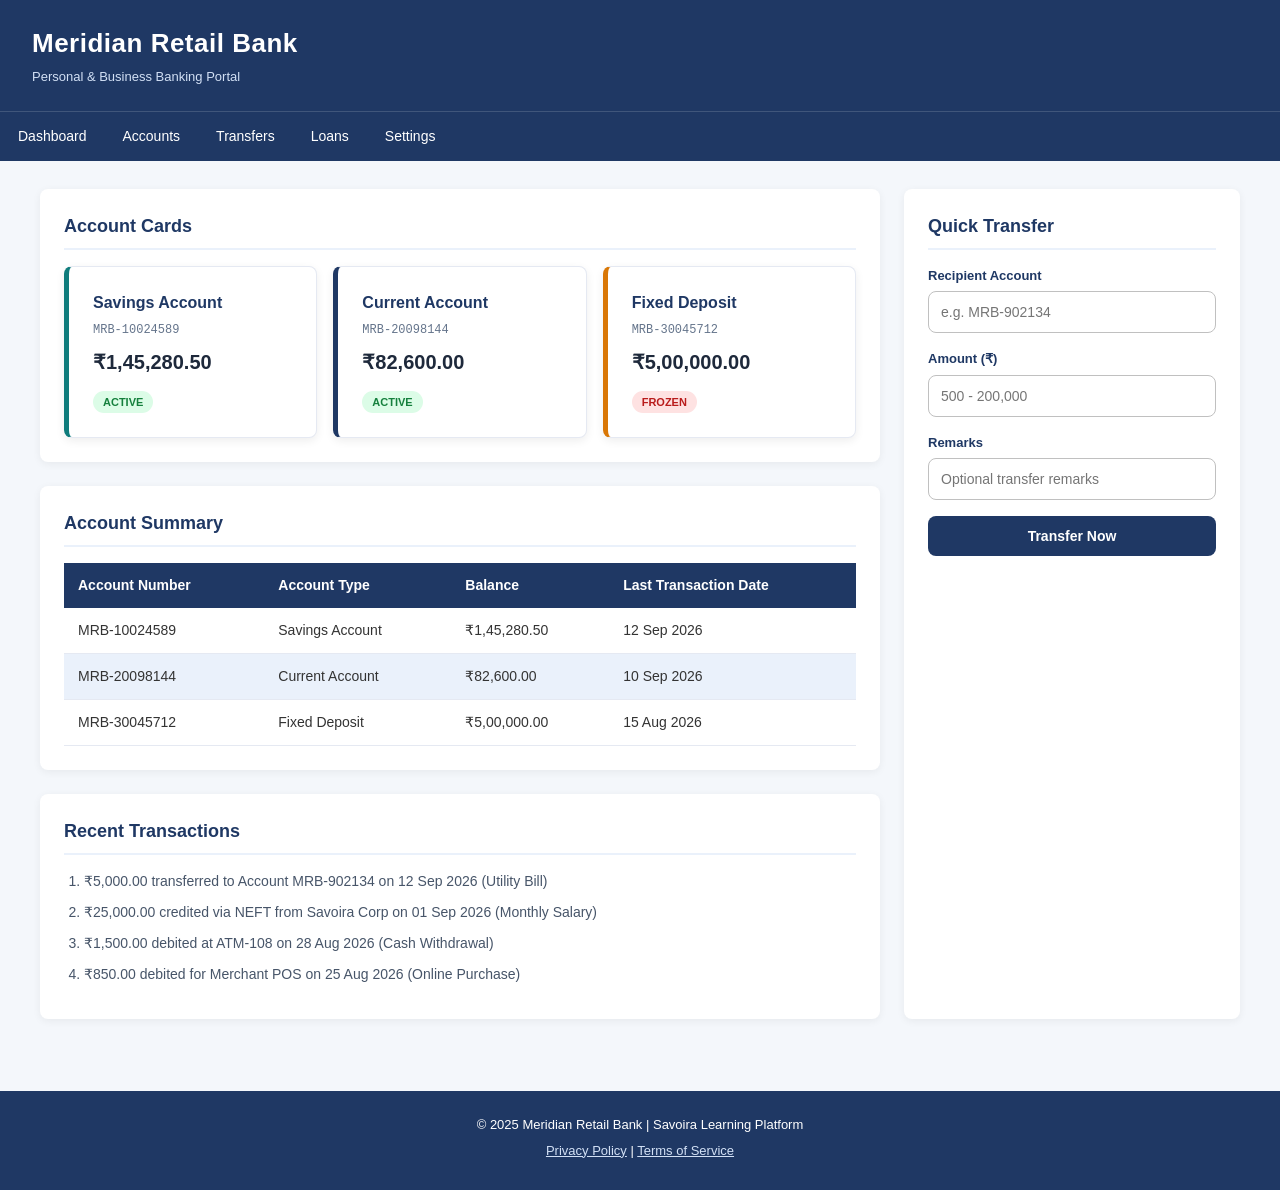
<file: src/main/webapp/index.html>
<!DOCTYPE html>
<html lang="en">
<head>
    <meta charset="UTF-8">
    <meta name="viewport" content="width=device-width, initial-scale=1.0">
    <title>Meridian Retail Bank - Account Dashboard</title>
    <link rel="stylesheet" href="style.css">
</head>
<body>

    <header>
        <h1>Meridian Retail Bank</h1>
        <p class="portal-tagline">Personal & Business Banking Portal</p>
    </header>

    <nav>
        <ul>
            <li><a href="#dashboard">Dashboard</a></li>
            <li><a href="#accounts">Accounts</a></li>
            <li><a href="#transfers">Transfers</a></li>
            <li><a href="loan-apply.html">Loans</a></li>
            <li><a href="#settings">Settings</a></li>
        </ul>
    </nav>

    <div class="layout-container">
        <main>
            <!-- Account Cards Section using CSS Grid -->
            <section class="cards-section">
                <h2>Account Cards</h2>
                <div class="card-grid">
                    <article class="account-card card-savings">
                        <h3>Savings Account</h3>
                        <p class="account-number">MRB-10024589</p>
                        <p class="card-balance">₹1,45,280.50</p>
                        <span class="badge badge-active">Active</span>
                    </article>

                    <article class="account-card card-current">
                        <h3>Current Account</h3>
                        <p class="account-number">MRB-20098144</p>
                        <p class="card-balance">₹82,600.00</p>
                        <span class="badge badge-active">Active</span>
                    </article>

                    <article class="account-card card-fd">
                        <h3>Fixed Deposit</h3>
                        <p class="account-number">MRB-30045712</p>
                        <p class="card-balance">₹5,00,000.00</p>
                        <span class="badge badge-frozen">Frozen</span>
                    </article>
                </div>
            </section>

            <!-- Account Summary Table Section -->
            <section class="table-section">
                <h2>Account Summary</h2>
                <table>
                    <thead>
                        <tr>
                            <th scope="col">Account Number</th>
                            <th scope="col">Account Type</th>
                            <th scope="col">Balance</th>
                            <th scope="col">Last Transaction Date</th>
                        </tr>
                    </thead>
                    <tbody>
                        <tr>
                            <td>MRB-10024589</td>
                            <td>Savings Account</td>
                            <td>₹1,45,280.50</td>
                            <td>12 Sep 2026</td>
                        </tr>
                        <tr>
                            <td>MRB-20098144</td>
                            <td>Current Account</td>
                            <td>₹82,600.00</td>
                            <td>10 Sep 2026</td>
                        </tr>
                        <tr>
                            <td>MRB-30045712</td>
                            <td>Fixed Deposit</td>
                            <td>₹5,00,000.00</td>
                            <td>15 Aug 2026</td>
                        </tr>
                    </tbody>
                </table>
            </section>

            <!-- Recent Transactions Section -->
            <section class="transactions-section">
                <h2>Recent Transactions</h2>
                <ol>
                    <li>₹5,000.00 transferred to Account MRB-902134 on 12 Sep 2026 (Utility Bill)</li>
                    <li>₹25,000.00 credited via NEFT from Savoira Corp on 01 Sep 2026 (Monthly Salary)</li>
                    <li>₹1,500.00 debited at ATM-108 on 28 Aug 2026 (Cash Withdrawal)</li>
                    <li>₹850.00 debited for Merchant POS on 25 Aug 2026 (Online Purchase)</li>
                </ol>
            </section>
        </main>

        <aside>
            <h2>Quick Transfer</h2>
            <form action="#" method="post">
                <p>
                    <label for="recipient-account">Recipient Account</label>
                    <input type="text" id="recipient-account" name="recipient-account" required minlength="6" placeholder="e.g. MRB-902134">
                </p>
                <p>
                    <label for="amount">Amount (₹)</label>
                    <input type="number" id="amount" name="amount" min="500" max="200000" step="1" required placeholder="500 - 200,000">
                </p>
                <p>
                    <label for="remarks">Remarks</label>
                    <input type="text" id="remarks" name="remarks" maxlength="50" placeholder="Optional transfer remarks">
                </p>
                <p>
                    <button type="submit">Transfer Now</button>
                </p>
            </form>
        </aside>
    </div>

    <footer>
        <p>&copy; 2025 Meridian Retail Bank | Savoira Learning Platform</p>
        <p><a href="#privacy">Privacy Policy</a> | <a href="#terms">Terms of Service</a></p>
    </footer>

</body>
</html>
</file>
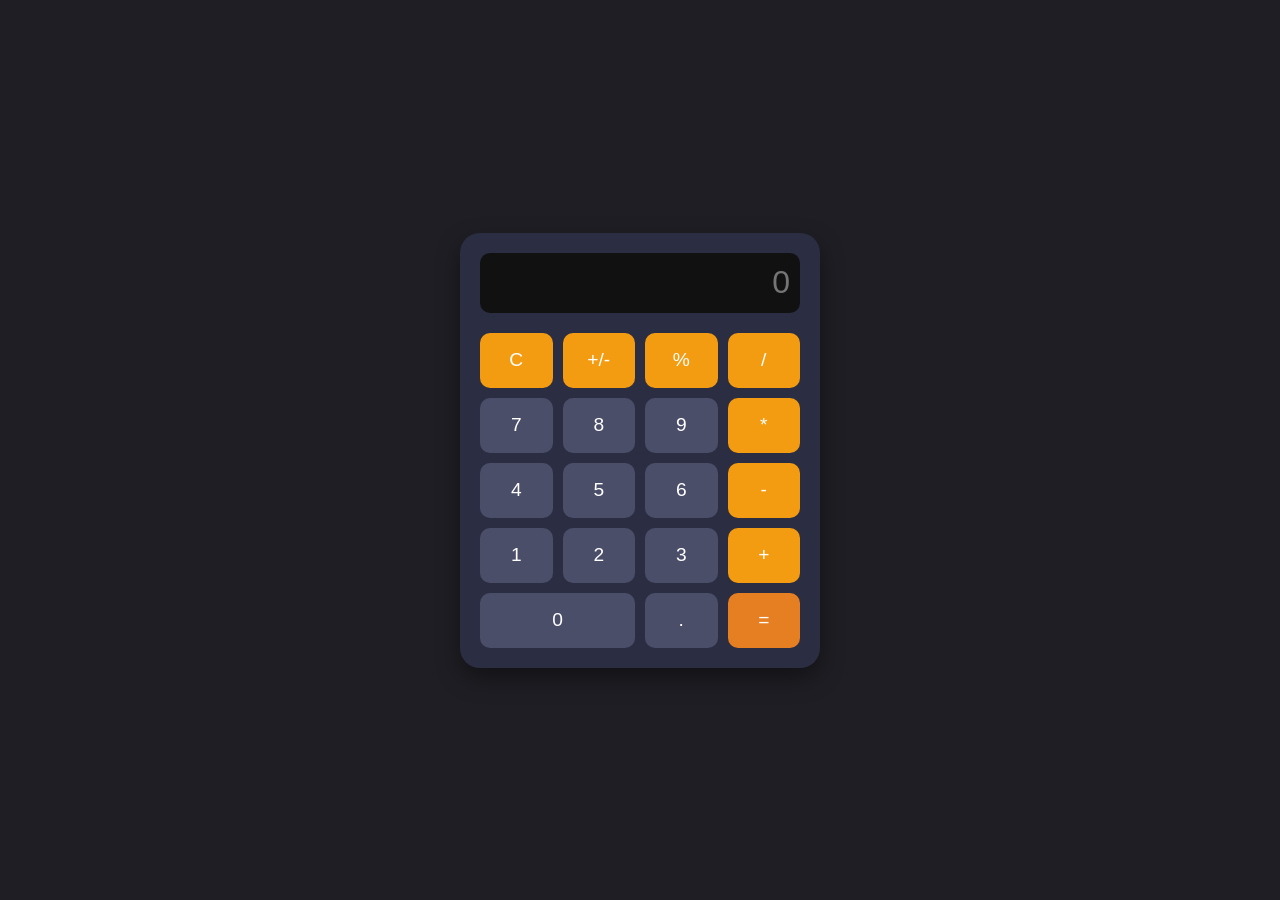
<file: SMART-CALCULATOR/src/main/webapp/index.html>
<!DOCTYPE html>
<html lang="en">
<head>
    <meta charset="UTF-8">
    <meta name="viewport" content="width=device-width, initial-scale=1.0">
    <title>SmartCalculator</title>
    <link rel="stylesheet" href="style.css">
</head>
<body>
    <main class="calculator">
        <div class="display">
            <input type="text" id="screen" readonly placeholder="0">
        </div>
        <div class="buttons">
            <!-- Row 1 -->
            <button class="btn operator">C</button>
            <button class="btn operator">+/-</button>
            <button class="btn operator">%</button>
            <button class="btn operator">/</button>
            <!-- Row 2 -->
            <button class="btn">7</button>
            <button class="btn">8</button>
            <button class="btn">9</button>
            <button class="btn operator">*</button>
            <!-- Row 3 -->
            <button class="btn">4</button>
            <button class="btn">5</button>
            <button class="btn">6</button>
            <button class="btn operator">-</button>
            <!-- Row 4 -->
            <button class="btn">1</button>
            <button class="btn">2</button>
            <button class="btn">3</button>
            <button class="btn operator">+</button>
            <!-- Row 5 -->
            <button class="btn zero">0</button>
            <button class="btn">.</button>
            <button class="btn equals">=</button>
        </div>
    </main>
</body>
</html>
</file>
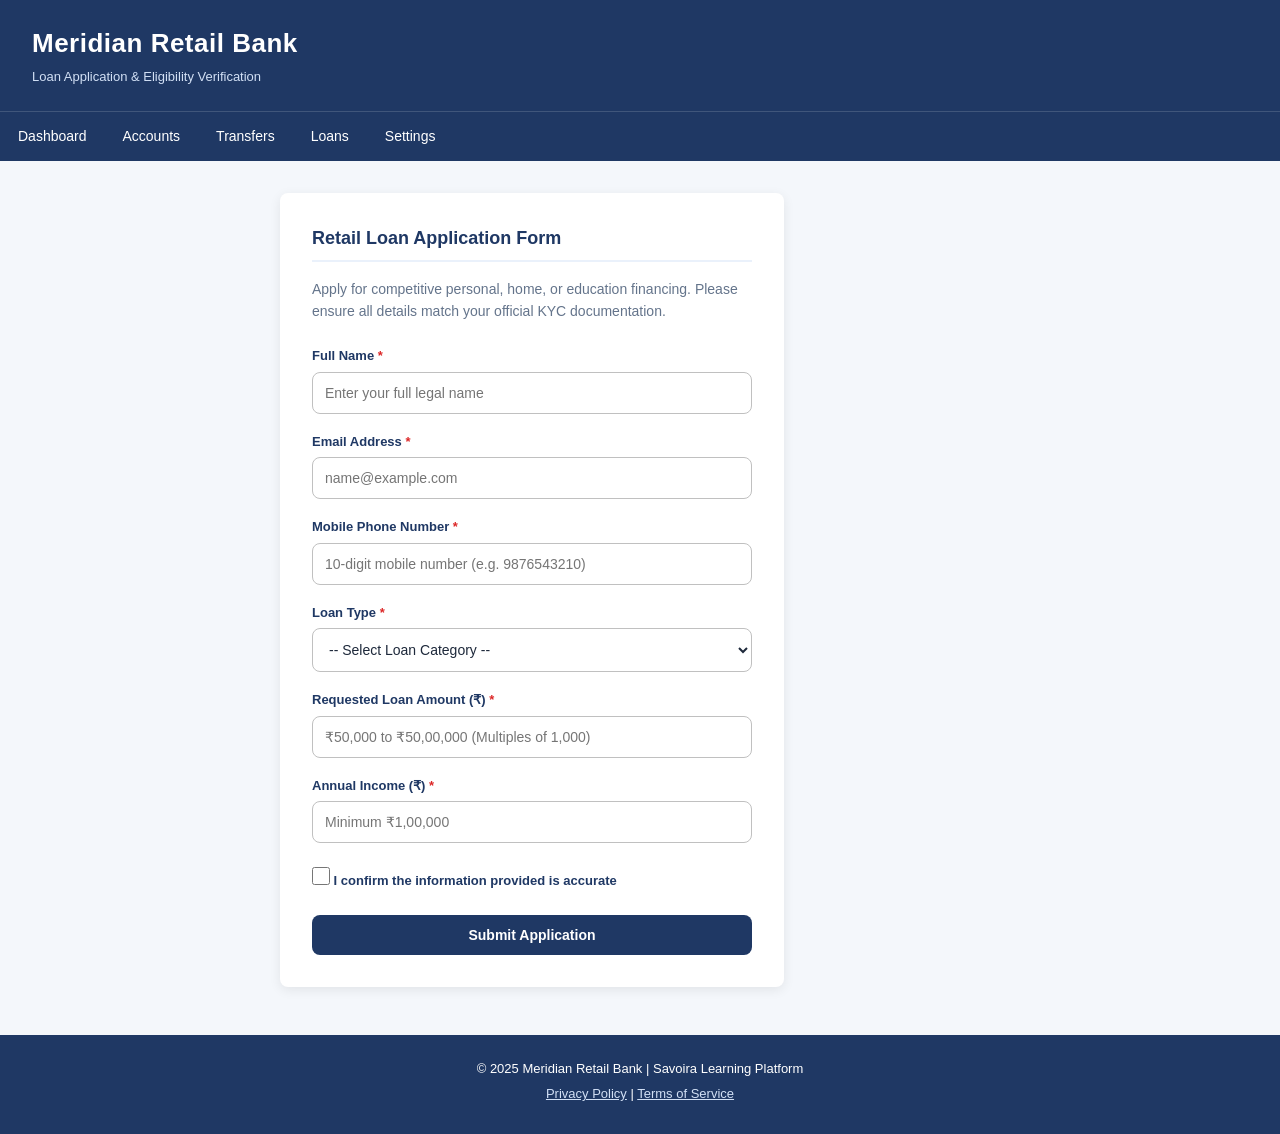
<file: src/main/webapp/loan-apply.html>
<!DOCTYPE html>
<html lang="en">
<head>
    <meta charset="UTF-8">
    <meta name="viewport" content="width=device-width, initial-scale=1.0">
    <title>Meridian Retail Bank - Loan Application</title>
    <link rel="stylesheet" href="style.css">
</head>
<body>

    <header>
        <h1>Meridian Retail Bank</h1>
        <p class="portal-tagline">Loan Application & Eligibility Verification</p>
    </header>

    <nav>
        <ul>
            <li><a href="index.html#dashboard">Dashboard</a></li>
            <li><a href="index.html#accounts">Accounts</a></li>
            <li><a href="index.html#transfers">Transfers</a></li>
            <li><a href="loan-apply.html">Loans</a></li>
            <li><a href="index.html#settings">Settings</a></li>
        </ul>
    </nav>

    <div class="form-page-container">
        <main class="loan-form-wrapper">
            <section class="form-card">
                <h2>Retail Loan Application Form</h2>
                <p class="form-description">
                    Apply for competitive personal, home, or education financing. Please ensure all details match your official KYC documentation.
                </p>

                <!-- HTML5 Native Constraint Validation Form -->
                <form action="#" method="post">
                    <p class="form-group">
                        <label for="fullName">Full Name <span class="required-indicator">*</span></label>
                        <input type="text" id="fullName" name="fullName" required minlength="3" placeholder="Enter your full legal name">
                    </p>

                    <p class="form-group">
                        <label for="email">Email Address <span class="required-indicator">*</span></label>
                        <input type="email" id="email" name="email" required placeholder="name@example.com">
                    </p>

                    <p class="form-group">
                        <label for="phone">Mobile Phone Number <span class="required-indicator">*</span></label>
                        <input type="tel" id="phone" name="phone" pattern="[0-9]{10}" title="10-digit mobile number" required placeholder="10-digit mobile number (e.g. 9876543210)">
                    </p>

                    <p class="form-group">
                        <label for="loanType">Loan Type <span class="required-indicator">*</span></label>
                        <select id="loanType" name="loanType" required>
                            <option value="" disabled selected>-- Select Loan Category --</option>
                            <option value="Home Loan">Home Loan</option>
                            <option value="Personal Loan">Personal Loan</option>
                            <option value="Education Loan">Education Loan</option>
                        </select>
                    </p>

                    <p class="form-group">
                        <label for="loanAmount">Requested Loan Amount (₹) <span class="required-indicator">*</span></label>
                        <input type="number" id="loanAmount" name="loanAmount" min="50000" max="5000000" step="1000" required placeholder="₹50,000 to ₹50,00,000 (Multiples of 1,000)">
                    </p>

                    <p class="form-group">
                        <label for="annualIncome">Annual Income (₹) <span class="required-indicator">*</span></label>
                        <input type="number" id="annualIncome" name="annualIncome" min="100000" required placeholder="Minimum ₹1,00,000">
                    </p>

                    <p class="form-group checkbox-group">
                        <label class="checkbox-label" for="declaration">
                            <input type="checkbox" id="declaration" name="declaration" required>
                            I confirm the information provided is accurate
                        </label>
                    </p>

                    <p class="form-actions">
                        <button type="submit" class="btn-primary">Submit Application</button>
                    </p>
                </form>
            </section>
        </main>
    </div>

    <footer>
        <p>&copy; 2025 Meridian Retail Bank | Savoira Learning Platform</p>
        <p><a href="#privacy">Privacy Policy</a> | <a href="#terms">Terms of Service</a></p>
    </footer>

</body>
</html>
</file>
<file: src/main/webapp/style.css>
/* 
   Meridian Retail Bank - Stylesheet
   Theme: Savoira Navy (#1F3864), Accent Teal (#0F7C7C), Neutral Zebra (#EAF1FB)
*/

/* ----------------------------- CSS Reset & Base ----------------------------- */
* {
    box-sizing: border-box;
    margin: 0;
    padding: 0;
}

body {
    font-family: 'Segoe UI', -apple-system, BlinkMacSystemFont, Roboto, sans-serif;
    background-color: #F4F7FB;
    color: #333333;
    line-height: 1.5;
}

/* ----------------------------- Header ----------------------------- */
header {
    background-color: #1F3864;
    color: #FFFFFF;
    padding: 24px 32px;
}

header h1 {
    font-size: 26px;
    font-weight: 700;
    letter-spacing: 0.5px;
}

.portal-tagline {
    font-size: 13px;
    color: #D2E0F5;
    margin-top: 4px;
}

/* ----------------------------- Task D1.1: Navigation ----------------------------- */
nav {
    background-color: #1F3864;
    border-top: 1px solid rgba(255, 255, 255, 0.15);
}

nav ul {
    display: flex;
    flex-direction: row;
    list-style: none;
    margin: 0;
    padding: 0;
}

nav li a {
    display: block;
    color: #FFFFFF;
    text-decoration: none;
    font-size: 14px;
    padding: 14px 18px;
    transition: background-color 0.2s ease-in-out;
}

nav li a:hover {
    background-color: #0F7C7C;
}

/* ----------------------------- Layout Container ----------------------------- */
.layout-container {
    display: flex;
    flex-direction: row;
    gap: 24px;
    max-width: 1240px;
    margin: 28px auto;
    padding: 0 20px;
}

main {
    flex: 0 0 70%;
    max-width: 70%;
}

aside {
    flex: 0 0 calc(30% - 24px);
    max-width: calc(30% - 24px);
}

/* ----------------------------- Content Sections ----------------------------- */
section, aside {
    background: #FFFFFF;
    padding: 24px;
    border-radius: 8px;
    box-shadow: 0 2px 8px rgba(0, 0, 0, 0.06);
    margin-bottom: 24px;
}

section h2, aside h2 {
    color: #1F3864;
    font-size: 18px;
    font-weight: 700;
    margin-bottom: 16px;
    border-bottom: 2px solid #EAF1FB;
    padding-bottom: 8px;
}

/* ----------------------------- Task D1.2: Account Cards Grid ----------------------------- */
.card-grid {
    display: grid;
    grid-template-columns: repeat(3, 1fr);
    gap: 16px;
    margin-top: 8px;
}

.account-card {
    padding: 1.5rem;
    border-radius: 8px;
    background-color: #FFFFFF;
    box-shadow: 0 3px 10px rgba(0, 0, 0, 0.07);
    border: 1px solid #E5E9F2;
    transition: transform 0.2s ease, box-shadow 0.2s ease;
}

.account-card:hover {
    transform: translateY(-2px);
    box-shadow: 0 6px 16px rgba(0, 0, 0, 0.1);
}

.card-savings {
    border-left: 5px solid #0F7C7C; /* Teal Accent */
}

.card-current {
    border-left: 5px solid #1F3864; /* Navy Accent */
}

.card-fd {
    border-left: 5px solid #D97706; /* Amber Accent */
}

.account-card h3 {
    font-size: 16px;
    color: #1F3864;
    margin-bottom: 6px;
}

.account-number {
    font-size: 12px;
    color: #64748B;
    font-family: monospace;
    margin-bottom: 8px;
}

.card-balance {
    font-size: 20px;
    font-weight: 700;
    color: #1E293B;
    margin-bottom: 12px;
}

.badge {
    display: inline-block;
    padding: 3px 10px;
    font-size: 11px;
    font-weight: 700;
    border-radius: 12px;
    text-transform: uppercase;
}

.badge-active {
    background-color: #DCFCE7;
    color: #15803D;
}

.badge-frozen {
    background-color: #FEE2E2;
    color: #B91C1C;
}

/* ----------------------------- Task D1.3: Table Zebra-Striping ----------------------------- */
table {
    width: 100%;
    border-collapse: collapse;
    margin-top: 8px;
    background-color: #FFFFFF;
}

thead {
    background-color: #1F3864;
    color: #FFFFFF;
}

th {
    padding: 12px 14px;
    font-weight: 700;
    text-align: left;
    font-size: 14px;
}

td {
    padding: 12px 14px;
    text-align: left;
    font-size: 14px;
    border-bottom: 1px solid #E5E9F2;
}

tbody tr:nth-child(even) {
    background-color: #EAF1FB;
}

/* ----------------------------- Recent Transactions ----------------------------- */
ol {
    padding-left: 20px;
}

ol li {
    margin-bottom: 10px;
    color: #475569;
    font-size: 14px;
}

/* ----------------------------- Task D1.4: Quick Transfer Form ----------------------------- */
aside form p {
    margin-bottom: 16px;
}

aside label,
.form-group label {
    display: block;
    font-size: 13px;
    font-weight: 600;
    margin-bottom: 6px;
    color: #1F3864;
}

aside input[type="text"],
aside input[type="number"],
.form-group input,
.form-group select {
    width: 100%;
    padding: 12px;
    border-radius: 8px;
    border: 1px solid #C0C0C0;
    font-size: 14px;
    color: #1E293B;
    background-color: #FFFFFF;
}

aside input[type="text"]:focus,
aside input[type="number"]:focus,
.form-group input:focus,
.form-group select:focus {
    outline: 2px solid #0F7C7C;
    border-color: transparent;
}

aside button[type="submit"],
.btn-primary {
    background-color: #1F3864;
    color: #FFFFFF;
    border: none;
    padding: 12px 20px;
    border-radius: 8px;
    font-size: 14px;
    font-weight: 600;
    cursor: pointer;
    width: 100%;
    transition: background-color 0.2s ease-in-out;
}

aside button[type="submit"]:hover,
.btn-primary:hover {
    background-color: #12254F;
}

/* ----------------------------- Loan Application Form Page ----------------------------- */
.form-page-container {
    max-width: 760px;
    margin: 32px auto;
    padding: 0 20px;
}

.form-card {
    background: #FFFFFF;
    padding: 32px;
    border-radius: 8px;
    box-shadow: 0 3px 12px rgba(0, 0, 0, 0.08);
}

.form-description {
    font-size: 14px;
    color: #64748B;
    margin-bottom: 24px;
    line-height: 1.6;
}

.form-group {
    margin-bottom: 18px;
}

.required-indicator {
    color: #DC2626;
    font-weight: bold;
}

.checkbox-group {
    margin-top: 24px;
    margin-bottom: 24px;
}

.checkbox-label {
    display: flex;
    align-items: center;
    gap: 10px;
    font-size: 14px;
    font-weight: 500;
    cursor: pointer;
    color: #334155;
}

.checkbox-label input[type="checkbox"] {
    width: 18px;
    height: 18px;
    cursor: pointer;
}

.form-actions {
    margin-top: 20px;
}

/* ----------------------------- Footer ----------------------------- */
footer {
    background-color: #1F3864;
    color: #FFFFFF;
    text-align: center;
    padding: 24px 20px;
    margin-top: 48px;
    font-size: 13px;
}

footer p {
    margin-bottom: 6px;
}

footer a {
    color: #D2E0F5;
    text-decoration: underline;
}

footer a:hover {
    color: #FFFFFF;
}

/* ==========================================================================
   Task D2: Multi-Breakpoint Responsive Layout
   ========================================================================== */

/* Task D2.1: Screens > 900px are handled by default (70% main / 30% aside, 3-col grid) */

/* Task D2.2: Screens between 600px and 900px: Grid drops to 2 columns */
@media (max-width: 900px) {
    .layout-container {
        gap: 16px;
        padding: 0 16px;
    }

    main {
        flex: 0 0 70%;
        max-width: 70%;
    }

    aside {
        flex: 0 0 calc(30% - 16px);
        max-width: calc(30% - 16px);
    }

    .card-grid {
        grid-template-columns: repeat(2, 1fr);
    }
}

/* Task D2.3: Screens below 600px: Stack layout, 1-col grid, vertical nav */
@media (max-width: 600px) {
    .layout-container {
        flex-direction: column;
        margin: 16px auto;
        padding: 0 12px;
    }

    main, aside {
        flex: 1 1 100%;
        max-width: 100%;
    }

    .card-grid {
        grid-template-columns: 1fr;
    }

    nav ul {
        flex-direction: column;
    }

    nav li a {
        padding: 12px 16px;
        border-bottom: 1px solid rgba(255, 255, 255, 0.08);
    }

    table {
        font-size: 13px;
    }

    th, td {
        padding: 8px 6px;
    }

    .form-card {
        padding: 20px 16px;
    }
}
</file>
<file: SMART-CALCULATOR/src/main/webapp/style.css>
body {
    display: flex;
    justify-content: center;
    align-items: center;
    min-height: 100vh;
    background-color: #1e1e24;
    font-family: Arial, sans-serif;
    margin: 0;
}

/* Calculator device chassis */
.calculator {
    width: 320px;
    background-color: #2b2d42;
    border-radius: 20px;
    box-shadow: 0 10px 25px rgba(0, 0, 0, 0.4);
    padding: 20px;
}

/* Display screen */
.display {
    margin-bottom: 20px;
}

#screen {
    width: 100%;
    height: 60px;
    background-color: #111;
    color: #fff;
    font-size: 2rem;
    text-align: right;
    padding: 10px;
    border: none;
    border-radius: 10px;
    box-sizing: border-box;
}

/* 4-column button grid */
.buttons {
    display: grid;
    grid-template-columns: repeat(4, 1fr);
    gap: 10px;
}

/* Base button styles */
.btn {
    height: 55px;
    font-size: 1.2rem;
    background-color: #4a4e69;
    color: #fff;
    border: none;
    border-radius: 10px;
    cursor: pointer;
}

.btn:hover {
    opacity: 0.85;
}

/* Operator buttons (orange) */
.btn.operator {
    background-color: #f39c12;
}

/* Equals button (accent colour) */
.btn.equals {
    background-color: #e67e22;
}

/* Zero button spans 2 columns */
.btn.zero {
    grid-column: span 2;
}

/* Mobile responsive media query for 375px */
@media (max-width: 375px) {
    .calculator {
        width: 90%;
        padding: 15px;
    }

    .btn {
        height: 48px;
        font-size: 1rem;
    }
}
</file>
